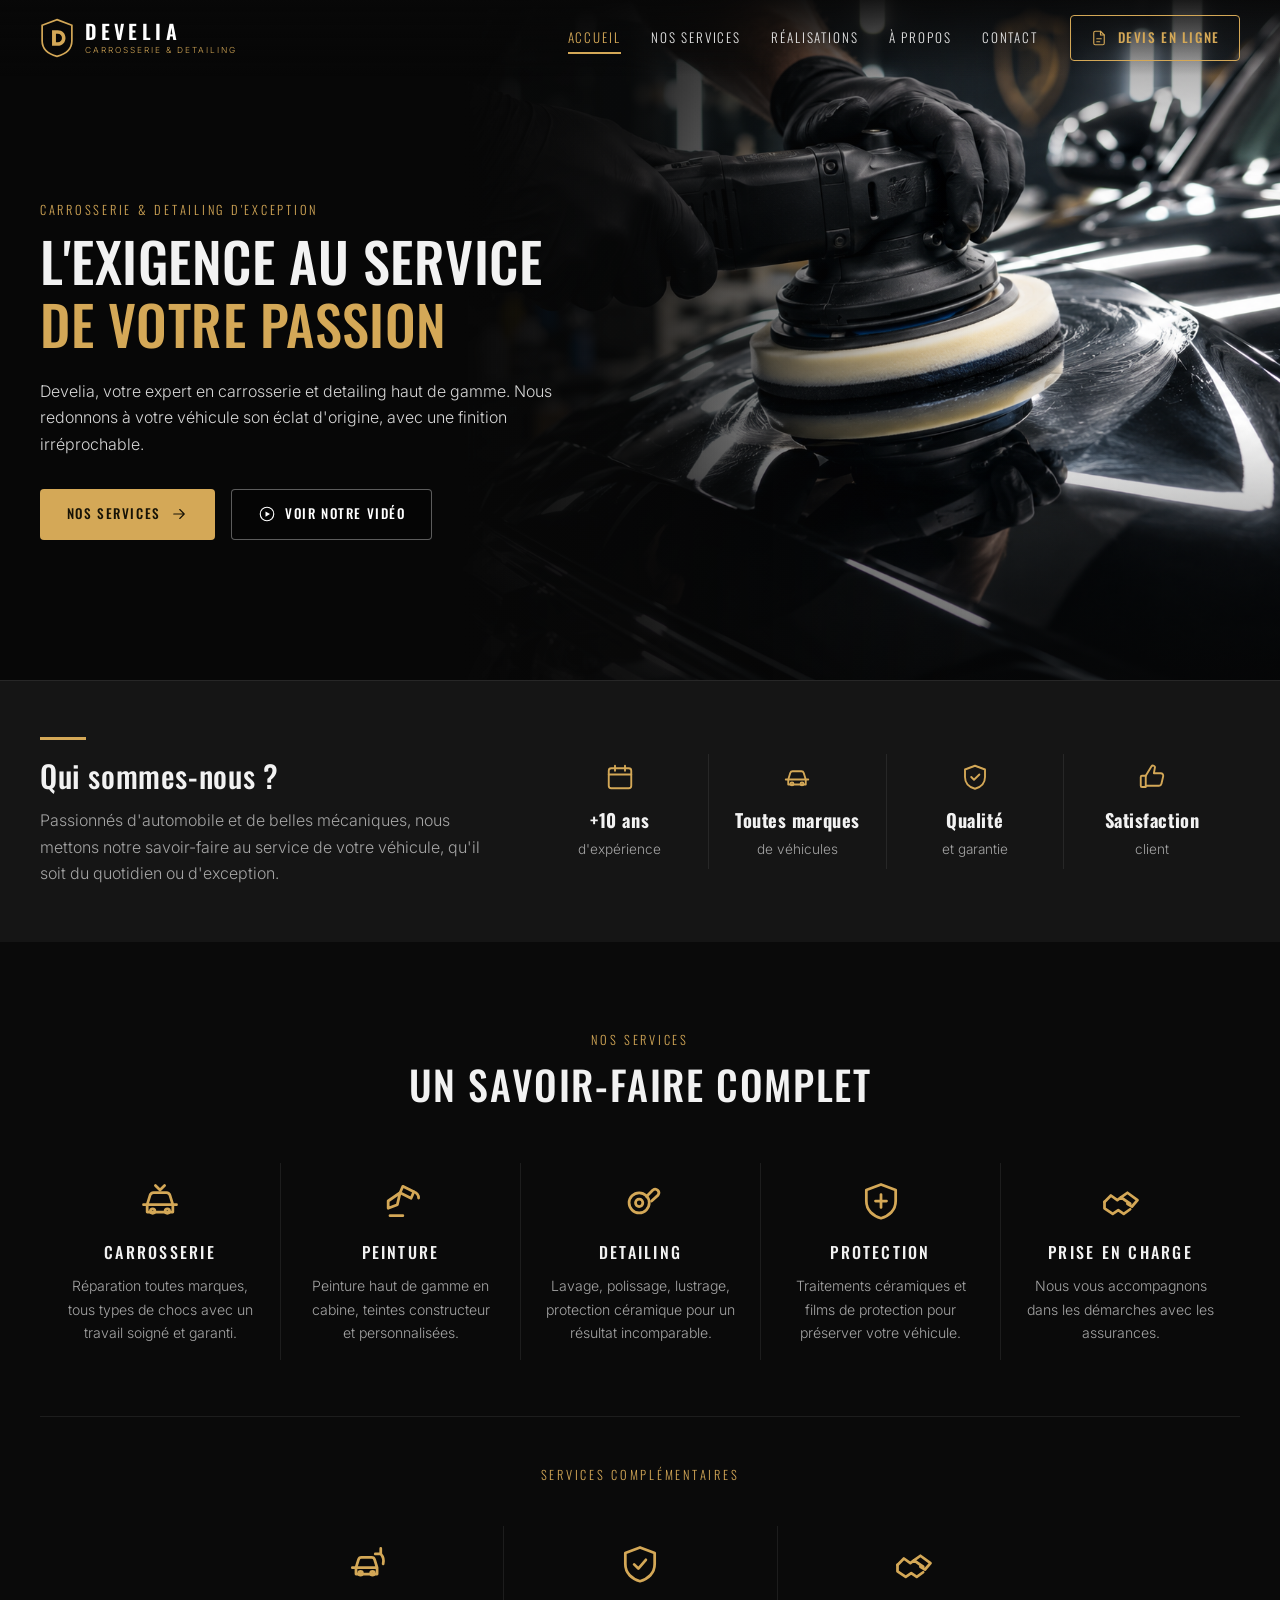
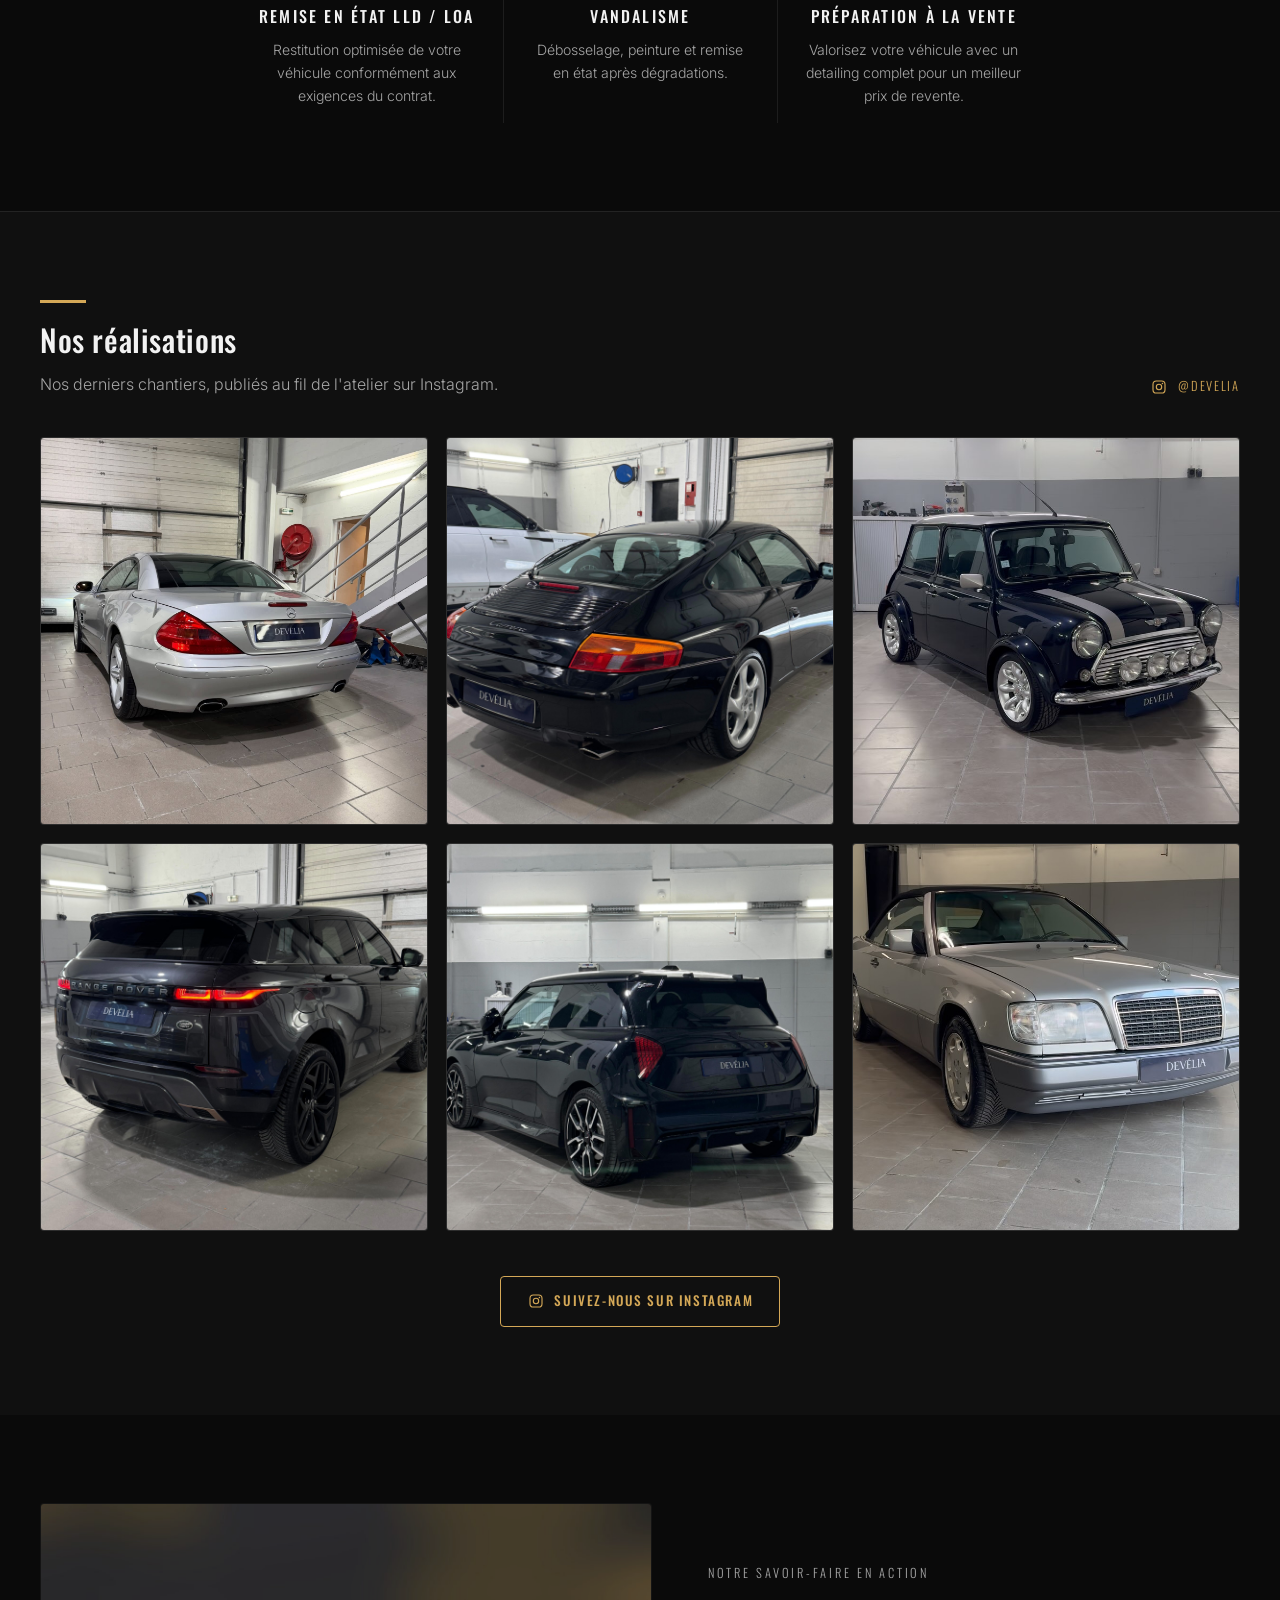
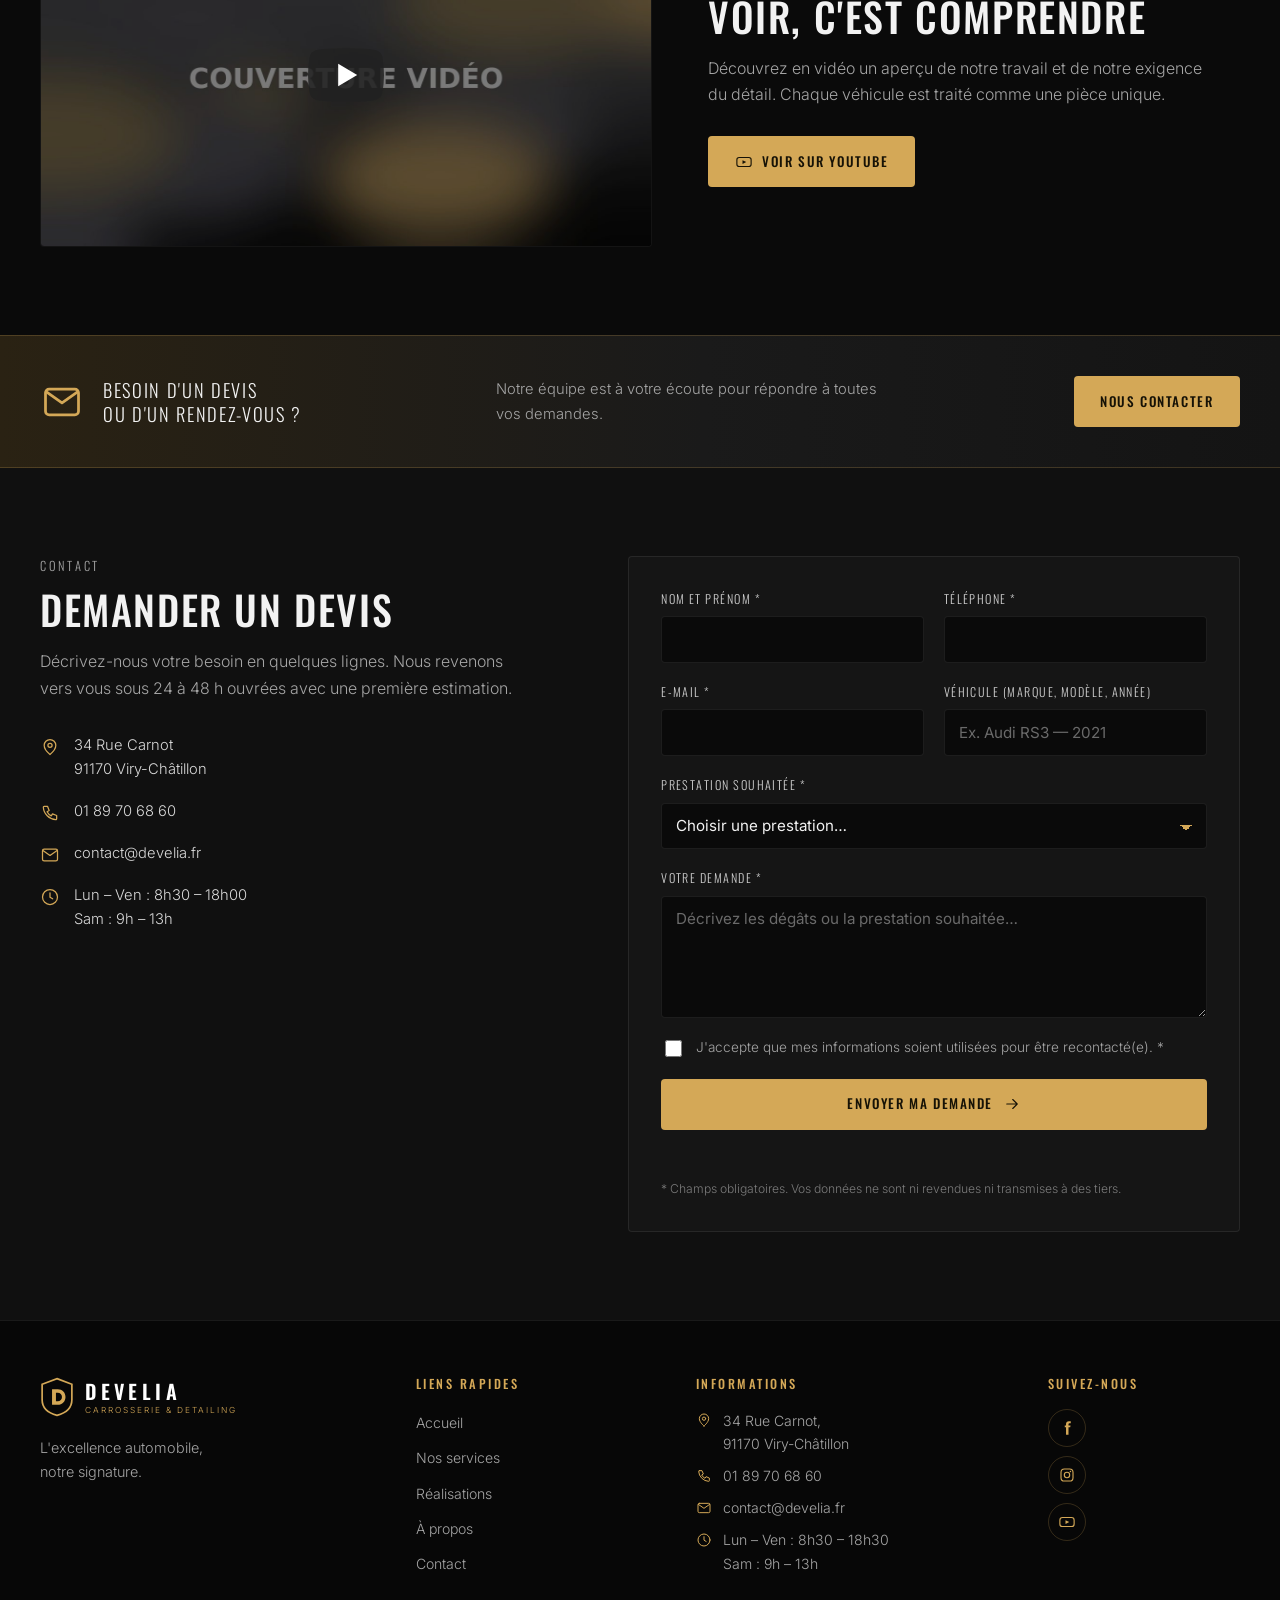
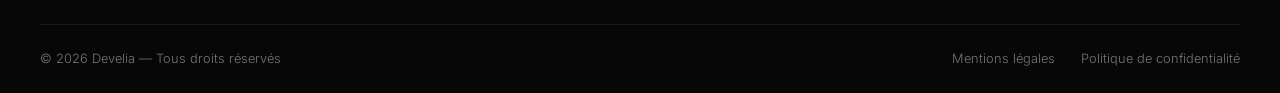
<file: index.html>
<!DOCTYPE html>
<html lang="fr">
<head>
<meta charset="utf-8">
<meta name="viewport" content="width=device-width, initial-scale=1">
<title>Develia — Carrosserie & Detailing haut de gamme</title>
<meta name="description" content="Develia, expert en carrosserie et detailing haut de gamme à Viry-Châtillon. Réparation toutes marques, peinture en cabine, polissage, protection céramique et prise en charge assurance.">
<meta name="theme-color" content="#0A0A0A">

<meta property="og:type" content="website">
<meta property="og:title" content="Develia — Carrosserie & Detailing d'exception">
<meta property="og:description" content="L'exigence au service de votre passion. Carrosserie, peinture, detailing et protection céramique.">
<meta property="og:image" content="img/og-develia.jpg">
<meta property="og:locale" content="fr_FR">

<link rel="icon" href="img/favicon.svg" type="image/svg+xml">
<link rel="preconnect" href="https://fonts.googleapis.com">
<link rel="preconnect" href="https://fonts.gstatic.com" crossorigin>
<link href="https://fonts.googleapis.com/css2?family=Oswald:wght@400;500;600;700&family=Inter:wght@300;400;500;600&display=swap" rel="stylesheet">
<link rel="stylesheet" href="css/style.css">
</head>
<body>

<a class="skip-link" href="#contenu">Aller au contenu</a>

<!-- ============ HEADER ============ -->
<header class="header" id="header">
  <div class="container header__inner">
    <a class="logo" href="#accueil" aria-label="Develia — accueil">
      <svg class="logo__mark" viewBox="0 0 48 56" aria-hidden="true">
        <path d="M24 2 45 10v22c0 12-9.5 19-21 22C12.5 51 3 44 3 32V10L24 2Z" fill="none" stroke="currentColor" stroke-width="2.4"/>
        <path d="M17 17h8c6.5 0 11 4.7 11 11s-4.5 11-11 11h-8V17Zm5.5 5v12H25c3.6 0 6-2.4 6-6s-2.4-6-6-6h-2.5Z" fill="currentColor"/>
      </svg>
      <span class="logo__text">
        <strong>DEVELIA</strong>
        <small>Carrosserie &amp; Detailing</small>
      </span>
    </a>

    <nav class="nav" id="nav" aria-label="Navigation principale">
      <ul class="nav__list">
        <li><a class="nav__link is-active" href="#accueil">Accueil</a></li>
        <li><a class="nav__link" href="#services">Nos services</a></li>
        <li><a class="nav__link" href="#realisations">Réalisations</a></li>
        <li><a class="nav__link" href="#apropos">À propos</a></li>
        <li><a class="nav__link" href="#contact">Contact</a></li>
      </ul>
      <a class="btn btn--outline nav__cta" href="#devis">
        <svg viewBox="0 0 24 24" aria-hidden="true" class="ico"><path d="M14 3H7a2 2 0 0 0-2 2v14a2 2 0 0 0 2 2h10a2 2 0 0 0 2-2V8l-5-5Z"/><path d="M14 3v5h5M9 13h6M9 17h4"/></svg>
        Devis en ligne
      </a>
    </nav>

    <button class="burger" id="burger" aria-label="Ouvrir le menu" aria-expanded="false" aria-controls="nav">
      <span></span><span></span><span></span>
    </button>
  </div>
</header>

<main id="contenu">

<!-- ============ HERO ============ -->
<section class="hero" id="accueil">
  <div class="hero__media" aria-hidden="true">
    <img src="img/hero-polissage.png" alt="" loading="eager" onerror="this.style.display='none'">
  </div>
  <div class="container hero__inner">
    <p class="eyebrow">Carrosserie &amp; Detailing d'exception</p>
    <h1 class="hero__title">
      L'exigence au service<br>
      <span class="gold">de votre passion</span>
    </h1>
    <p class="hero__text">
      Develia, votre expert en carrosserie et detailing haut de gamme.
      Nous redonnons à votre véhicule son éclat d'origine, avec une finition irréprochable.
    </p>
    <div class="hero__actions">
      <a class="btn btn--gold" href="#services">
        Nos services
        <svg viewBox="0 0 24 24" class="ico" aria-hidden="true"><path d="M5 12h14M13 6l6 6-6 6"/></svg>
      </a>
      <a class="btn btn--ghost" href="#video">
        <svg viewBox="0 0 24 24" class="ico" aria-hidden="true"><circle cx="12" cy="12" r="9"/><path d="M10 8.5 16 12l-6 3.5v-7Z" fill="currentColor" stroke="none"/></svg>
        Voir notre vidéo
      </a>
    </div>
  </div>
</section>

<!-- ============ À PROPOS / CHIFFRES ============ -->
<section class="about section" id="apropos">
  <div class="container about__grid">
    <div class="about__intro reveal">
      <h2 class="title-rule">Qui sommes-nous ?</h2>
      <p>
        Passionnés d'automobile et de belles mécaniques, nous mettons notre savoir-faire
        au service de votre véhicule, qu'il soit du quotidien ou d'exception.
      </p>
    </div>

    <ul class="stats reveal">
      <li class="stat">
        <svg viewBox="0 0 24 24" class="stat__ico" aria-hidden="true"><rect x="3" y="5" width="18" height="16" rx="2"/><path d="M8 3v4M16 3v4M3 10h18"/></svg>
        <strong>+10 ans</strong>
        <span>d'expérience</span>
      </li>
      <li class="stat">
        <svg viewBox="0 0 24 24" class="stat__ico" aria-hidden="true"><path d="M3 14h18M5 14l1.6-5.2A2 2 0 0 1 8.5 7.4h7a2 2 0 0 1 1.9 1.4L19 14v4H5v-4Z"/><circle cx="8" cy="17.5" r="1.2"/><circle cx="16" cy="17.5" r="1.2"/></svg>
        <strong>Toutes marques</strong>
        <span>de véhicules</span>
      </li>
      <li class="stat">
        <svg viewBox="0 0 24 24" class="stat__ico" aria-hidden="true"><path d="M12 3 20 6v6c0 5-3.6 8.2-8 9.4C7.6 20.2 4 17 4 12V6l8-3Z"/><path d="m9 12 2.2 2.2L15.5 10"/></svg>
        <strong>Qualité</strong>
        <span>et garantie</span>
      </li>
      <li class="stat">
        <svg viewBox="0 0 24 24" class="stat__ico" aria-hidden="true"><path d="M7 11v9H4a1 1 0 0 1-1-1v-7a1 1 0 0 1 1-1h3Z"/><path d="M7 11l4.5-7.4A1.6 1.6 0 0 1 14.4 4l-.9 5H19a2 2 0 0 1 1.95 2.45l-1.4 6A2 2 0 0 1 17.6 19H7"/></svg>
        <strong>Satisfaction</strong>
        <span>client</span>
      </li>
    </ul>
  </div>
</section>

<!-- ============ SERVICES ============ -->
<section class="services section" id="services">
  <div class="container">
    <header class="section__head reveal">
      <p class="eyebrow eyebrow--center">Nos services</p>
      <h2 class="section__title">Un savoir-faire complet</h2>
    </header>

    <ul class="services__grid">
      <li class="service reveal">
        <svg viewBox="0 0 24 24" class="service__ico" aria-hidden="true"><path d="M3 14h18M5 14l1.6-5.2A2 2 0 0 1 8.5 7.4h7a2 2 0 0 1 1.9 1.4L19 14v4H5v-4Z"/><circle cx="8" cy="17.5" r="1.2"/><circle cx="16" cy="17.5" r="1.2"/><path d="M9.5 3.5 12 6l2.5-2.5"/></svg>
        <h3>Carrosserie</h3>
        <p>Réparation toutes marques, tous types de chocs avec un travail soigné et garanti.</p>
      </li>
      <li class="service reveal">
        <svg viewBox="0 0 24 24" class="service__ico" aria-hidden="true"><path d="m13 4 6 3-1.5 3.5-6-3L13 4Z"/><path d="M11.5 7.5 5 12v4l5-2 1.5-6.5Z"/><path d="M19 7c1.6.6 2.6 1.9 2.6 3.4"/><path d="M6 20h7"/></svg>
        <h3>Peinture</h3>
        <p>Peinture haut de gamme en cabine, teintes constructeur et personnalisées.</p>
      </li>
      <li class="service reveal">
        <svg viewBox="0 0 24 24" class="service__ico" aria-hidden="true"><circle cx="11" cy="13" r="5.5"/><circle cx="11" cy="13" r="2"/><path d="M15 9.5 18.5 6a2 2 0 0 1 2.8 2.8L17.8 12"/></svg>
        <h3>Detailing</h3>
        <p>Lavage, polissage, lustrage, protection céramique pour un résultat incomparable.</p>
      </li>
      <li class="service reveal">
        <svg viewBox="0 0 24 24" class="service__ico" aria-hidden="true"><path d="M12 3 20 6v6c0 5-3.6 8.2-8 9.4C7.6 20.2 4 17 4 12V6l8-3Z"/><path d="M12 8.5v7M9 12h6"/></svg>
        <h3>Protection</h3>
        <p>Traitements céramiques et films de protection pour préserver votre véhicule.</p>
      </li>
      <li class="service reveal">
        <svg viewBox="0 0 24 24" class="service__ico" aria-hidden="true"><path d="M3 12.5 6.5 9l3.5 2.5 2-1.5 5 3.5"/><path d="m12 10 3.5-2.5L21 11.5l-3 3.5-2.5-1.5"/><path d="M3 12.5V16l4.5 3 3-2 3 2 3.5-2.5"/></svg>
        <h3>Prise en charge</h3>
        <p>Nous vous accompagnons dans les démarches avec les assurances.</p>
      </li>
    </ul>

    <!-- Services complémentaires : même traitement que les 5 prestations ci-dessus -->
    <div class="complements">
      <p class="eyebrow eyebrow--center reveal">Services complémentaires</p>

      <ul class="services__grid services__grid--3">
        <li class="service reveal">
          <svg viewBox="0 0 24 24" class="service__ico" aria-hidden="true"><path d="M4 14h13M6 14l1.3-4.3A1.8 1.8 0 0 1 9 8.4h5.5a1.8 1.8 0 0 1 1.7 1.3L17.5 14v3.5H6V14Z"/><circle cx="8.5" cy="17" r="1"/><circle cx="15" cy="17" r="1"/><path d="M19.5 6.5a6 6 0 0 1 1.3 5.4M19.5 6.5h-3m3 0v-3"/></svg>
          <h3>Remise en état LLD / LOA</h3>
          <p>Restitution optimisée de votre véhicule conformément aux exigences du contrat.</p>
        </li>
        <li class="service reveal">
          <svg viewBox="0 0 24 24" class="service__ico" aria-hidden="true"><path d="M12 3 20 6v6c0 5-3.6 8.2-8 9.4C7.6 20.2 4 17 4 12V6l8-3Z"/><path d="m8.8 12.2 2.3 2.3 4.1-4.8"/></svg>
          <h3>Vandalisme</h3>
          <p>Débosselage, peinture et remise en état après dégradations.</p>
        </li>
        <li class="service reveal">
          <svg viewBox="0 0 24 24" class="service__ico" aria-hidden="true"><path d="M3 12.5 6.5 9l3.5 2.5 2-1.5 5 3.5"/><path d="m12 10 3.5-2.5L21 11.5l-3 3.5-2.5-1.5"/><path d="M3 12.5V16l4.5 3 3-2 3 2 3.5-2.5"/></svg>
          <h3>Préparation à la vente</h3>
          <p>Valorisez votre véhicule avec un detailing complet pour un meilleur prix de revente.</p>
        </li>
      </ul>
    </div>
  </div>
</section>

<!-- ============ RÉALISATIONS (flux Instagram) ============ -->
<section class="works section" id="realisations">
  <div class="container">
    <div class="works__head reveal">
      <div>
        <h2 class="title-rule">Nos réalisations</h2>
        <p>Nos derniers chantiers, publiés au fil de l'atelier sur Instagram.</p>
      </div>
      <a class="link-arrow" href="https://www.instagram.com/develia" target="_blank" rel="noopener">
        <svg viewBox="0 0 24 24" class="ico" aria-hidden="true"><rect x="4" y="4" width="16" height="16" rx="4.5"/><circle cx="12" cy="12" r="3.6"/><circle cx="16.6" cy="7.4" r="1" fill="currentColor" stroke="none"/></svg>
        @develia
      </a>
    </div>

    <ul class="insta__grid">
      <li class="reveal">
        <a class="insta" href="https://www.instagram.com/p/DVS1orviHun/?img_index=2" target="_blank" rel="noopener"
           aria-label="Golf R — rénovation complète du bouclier avant — voir la publication sur Instagram">
          <img src="img/insta1.jpg" alt="Golf R — rénovation complète du bouclier avant" loading="lazy" width="600" height="600">
          <span class="insta__overlay">
            <svg viewBox="0 0 24 24" class="insta__ico" aria-hidden="true">
              <rect x="4" y="4" width="16" height="16" rx="4.5"/><circle cx="12" cy="12" r="3.6"/>
              <circle cx="16.6" cy="7.4" r="1" fill="currentColor" stroke="none"/>
            </svg>
            <span class="insta__tag">Carrosserie</span>
          </span>
        </a>
      </li>
      <li class="reveal">
        <a class="insta" href="https://www.instagram.com/p/DN39FjcCNsc/" target="_blank" rel="noopener"
           aria-label="Mercedes Classe C — correction de vernis et protection céramique — voir la publication sur Instagram">
          <img src="img/insta2.jpg" alt="Mercedes Classe C — correction de vernis et protection céramique" loading="lazy" width="600" height="600">
          <span class="insta__overlay">
            <svg viewBox="0 0 24 24" class="insta__ico" aria-hidden="true">
              <rect x="4" y="4" width="16" height="16" rx="4.5"/><circle cx="12" cy="12" r="3.6"/>
              <circle cx="16.6" cy="7.4" r="1" fill="currentColor" stroke="none"/>
            </svg>
            <span class="insta__tag">Detailing</span>
          </span>
        </a>
      </li>
      <li class="reveal">
        <a class="insta" href="https://www.instagram.com/p/DJiwvpdsN4x/" target="_blank" rel="noopener"
           aria-label="BMW Série 3 — remplacement et peinture d'aile — voir la publication sur Instagram">
          <img src="img/insta3.jpg" alt="BMW Série 3 — remplacement et peinture d'aile" loading="lazy" width="600" height="600">
          <span class="insta__overlay">
            <svg viewBox="0 0 24 24" class="insta__ico" aria-hidden="true">
              <rect x="4" y="4" width="16" height="16" rx="4.5"/><circle cx="12" cy="12" r="3.6"/>
              <circle cx="16.6" cy="7.4" r="1" fill="currentColor" stroke="none"/>
            </svg>
            <span class="insta__tag">Peinture</span>
          </span>
        </a>
      </li>
      <li class="reveal">
        <a class="insta" href="https://www.instagram.com/p/DLy8CgztVzm/" target="_blank" rel="noopener"
           aria-label="Audi A5 — rénovation d'optiques avant — voir la publication sur Instagram">
          <img src="img/insta4.jpg" alt="Audi A5 — rénovation d'optiques avant" loading="lazy" width="600" height="600">
          <span class="insta__overlay">
            <svg viewBox="0 0 24 24" class="insta__ico" aria-hidden="true">
              <rect x="4" y="4" width="16" height="16" rx="4.5"/><circle cx="12" cy="12" r="3.6"/>
              <circle cx="16.6" cy="7.4" r="1" fill="currentColor" stroke="none"/>
            </svg>
            <span class="insta__tag">Rénovation</span>
          </span>
        </a>
      </li>
      <li class="reveal">
        <a class="insta" href="https://www.instagram.com/p/DUSRzzSCEGo/" target="_blank" rel="noopener"
           aria-label="Porsche Macan — préparation avant restitution LOA — voir la publication sur Instagram">
          <img src="img/insta5.jpg" alt="Porsche Macan — préparation avant restitution LOA" loading="lazy" width="600" height="600">
          <span class="insta__overlay">
            <svg viewBox="0 0 24 24" class="insta__ico" aria-hidden="true">
              <rect x="4" y="4" width="16" height="16" rx="4.5"/><circle cx="12" cy="12" r="3.6"/>
              <circle cx="16.6" cy="7.4" r="1" fill="currentColor" stroke="none"/>
            </svg>
            <span class="insta__tag">LLD / LOA</span>
          </span>
        </a>
      </li>
      <li class="reveal">
        <a class="insta" href="https://www.instagram.com/p/DOc2mm8CC-6/" target="_blank" rel="noopener"
           aria-label="Peugeot 308 — remise en état après vandalisme — voir la publication sur Instagram">
          <img src="img/insta6.jpg" alt="Peugeot 308 — remise en état après vandalisme" loading="lazy" width="600" height="600">
          <span class="insta__overlay">
            <svg viewBox="0 0 24 24" class="insta__ico" aria-hidden="true">
              <rect x="4" y="4" width="16" height="16" rx="4.5"/><circle cx="12" cy="12" r="3.6"/>
              <circle cx="16.6" cy="7.4" r="1" fill="currentColor" stroke="none"/>
            </svg>
            <span class="insta__tag">Carrosserie</span>
          </span>
        </a>
      </li>
    </ul>

    <p class="works__cta reveal">
      <a class="btn btn--outline" href="https://www.instagram.com/develia" target="_blank" rel="noopener">
        <svg viewBox="0 0 24 24" class="ico" aria-hidden="true"><rect x="4" y="4" width="16" height="16" rx="4.5"/><circle cx="12" cy="12" r="3.6"/><circle cx="16.6" cy="7.4" r="1" fill="currentColor" stroke="none"/></svg>
        Suivez-nous sur Instagram
      </a>
    </p>
  </div>
</section>

<!-- ============ VIDÉO ============ -->
<section class="video section" id="video">
  <div class="container video__grid">
    <div class="video__player reveal">
      <div class="yt" data-yt="dQw4w9WgXcQ" data-yt-title="Develia Carrosserie &amp; Detailing">
        <img class="yt__thumb" src="img/video-cover.jpg" alt="Aperçu de la vidéo Develia" loading="lazy">
        <button class="yt__play" type="button" aria-label="Lire la vidéo de présentation Develia">
          <svg viewBox="0 0 68 48" aria-hidden="true">
            <path class="yt__play-bg" d="M66.5 7.7a8.6 8.6 0 0 0-6-6C55.2 0 34 0 34 0S12.8 0 7.5 1.7a8.6 8.6 0 0 0-6 6A90 90 0 0 0 0 24a90 90 0 0 0 1.5 16.3 8.6 8.6 0 0 0 6 6C12.8 48 34 48 34 48s21.2 0 26.5-1.7a8.6 8.6 0 0 0 6-6A90 90 0 0 0 68 24a90 90 0 0 0-1.5-16.3Z"/>
            <path d="M27 34 44 24 27 14Z" fill="#fff"/>
          </svg>
        </button>
      </div>
    </div>

    <div class="video__text reveal">
      <p class="eyebrow">Notre savoir-faire en action</p>
      <h2 class="section__title section__title--left">Voir, c'est comprendre</h2>
      <p>
        Découvrez en vidéo un aperçu de notre travail et de notre exigence du détail.
        Chaque véhicule est traité comme une pièce unique.
      </p>
      <a class="btn btn--gold" href="https://www.youtube.com/@develia" target="_blank" rel="noopener">
        <svg viewBox="0 0 24 24" class="ico" aria-hidden="true"><rect x="2.5" y="6" width="19" height="12" rx="3"/><path d="M10 9.5 15 12l-5 2.5v-5Z" fill="currentColor" stroke="none"/></svg>
        Voir sur YouTube
      </a>
    </div>
  </div>
</section>

<!-- ============ CTA ============ -->
<section class="cta" id="devis">
  <div class="container cta__inner">
    <div class="cta__left">
      <svg viewBox="0 0 24 24" class="cta__ico" aria-hidden="true"><rect x="3" y="5" width="18" height="14" rx="2"/><path d="m3.5 6.5 8.5 6 8.5-6"/></svg>
      <p class="cta__title">Besoin d'un devis<br>ou d'un rendez-vous ?</p>
    </div>
    <p class="cta__text">Notre équipe est à votre écoute pour répondre à toutes vos demandes.</p>
    <a class="btn btn--gold" href="#contact">Nous contacter</a>
  </div>
</section>

<!-- ============ CONTACT ============ -->
<section class="contact section" id="contact">
  <div class="container contact__grid">
    <div class="contact__intro reveal">
      <p class="eyebrow">Contact</p>
      <h2 class="section__title section__title--left">Demander un devis</h2>
      <p>
        Décrivez-nous votre besoin en quelques lignes. Nous revenons vers vous
        sous 24 à 48 h ouvrées avec une première estimation.
      </p>

      <ul class="contact__infos">
        <li>
          <svg viewBox="0 0 24 24" class="ico" aria-hidden="true"><path d="M12 21s7-5.6 7-11a7 7 0 1 0-14 0c0 5.4 7 11 7 11Z"/><circle cx="12" cy="10" r="2.5"/></svg>
          <span>34 Rue Carnot<br>91170 Viry-Châtillon</span>
        </li>
        <li>
          <svg viewBox="0 0 24 24" class="ico" aria-hidden="true"><path d="M5 4h4l2 5-2.5 1.5a12 12 0 0 0 5 5L15 13l5 2v4a1 1 0 0 1-1.1 1A16 16 0 0 1 4 5.1 1 1 0 0 1 5 4Z"/></svg>
          <a href="tel:+33189706860">01 89 70 68 60</a>
        </li>
        <li>
          <svg viewBox="0 0 24 24" class="ico" aria-hidden="true"><rect x="3" y="5" width="18" height="14" rx="2"/><path d="m3.5 6.5 8.5 6 8.5-6"/></svg>
          <a href="mailto:contact@develia.fr">contact@develia.fr</a>
        </li>
        <li>
          <svg viewBox="0 0 24 24" class="ico" aria-hidden="true"><circle cx="12" cy="12" r="9"/><path d="M12 7v5.2l3.2 2"/></svg>
          <span>Lun – Ven : 8h30 – 18h00<br>Sam : 9h – 13h</span>
        </li>
      </ul>
    </div>

    <!-- Formspree : remplacer VOTRE_ID par l'identifiant du formulaire -->
    <form class="form reveal" id="form-devis" action="https://formspree.io/f/VOTRE_ID" method="POST" novalidate>
      <input type="hidden" name="_subject" value="Nouvelle demande de devis — develia.fr">
      <p class="form__hp" aria-hidden="true">
        <label>Ne pas remplir <input type="text" name="_gotcha" tabindex="-1" autocomplete="off"></label>
      </p>

      <div class="form__row">
        <p class="field">
          <label for="f-nom">Nom et prénom *</label>
          <input id="f-nom" name="nom" type="text" autocomplete="name" required>
        </p>
        <p class="field">
          <label for="f-tel">Téléphone *</label>
          <input id="f-tel" name="telephone" type="tel" autocomplete="tel" required>
        </p>
      </div>

      <div class="form__row">
        <p class="field">
          <label for="f-email">E-mail *</label>
          <input id="f-email" name="email" type="email" autocomplete="email" required>
        </p>
        <p class="field">
          <label for="f-vehicule">Véhicule (marque, modèle, année)</label>
          <input id="f-vehicule" name="vehicule" type="text" placeholder="Ex. Audi RS3 — 2021">
        </p>
      </div>

      <p class="field">
        <label for="f-service">Prestation souhaitée *</label>
        <select id="f-service" name="prestation" required>
          <option value="">Choisir une prestation…</option>
          <option>Carrosserie</option>
          <option>Peinture</option>
          <option>Detailing</option>
          <option>Protection céramique / film</option>
          <option>Prise en charge assurance</option>
          <option>Remise en état LLD / LOA</option>
          <option>Vandalisme</option>
          <option>Préparation à la vente</option>
          <option>Autre demande</option>
        </select>
      </p>

      <p class="field">
        <label for="f-message">Votre demande *</label>
        <textarea id="f-message" name="message" rows="5" required placeholder="Décrivez les dégâts ou la prestation souhaitée…"></textarea>
      </p>

      <p class="field field--check">
        <input id="f-rgpd" name="consentement" type="checkbox" value="oui" required>
        <label for="f-rgpd">J'accepte que mes informations soient utilisées pour être recontacté(e). *</label>
      </p>

      <button class="btn btn--gold btn--full" type="submit">
        Envoyer ma demande
        <svg viewBox="0 0 24 24" class="ico" aria-hidden="true"><path d="M5 12h14M13 6l6 6-6 6"/></svg>
      </button>

      <p class="form__status" id="form-status" role="status" aria-live="polite"></p>
      <p class="form__legal">* Champs obligatoires. Vos données ne sont ni revendues ni transmises à des tiers.</p>
    </form>
  </div>
</section>

</main>

<!-- ============ FOOTER ============ -->
<footer class="footer">
  <div class="container footer__grid">
    <div class="footer__brand">
      <a class="logo" href="#accueil" aria-label="Develia — accueil">
        <svg class="logo__mark" viewBox="0 0 48 56" aria-hidden="true">
          <path d="M24 2 45 10v22c0 12-9.5 19-21 22C12.5 51 3 44 3 32V10L24 2Z" fill="none" stroke="currentColor" stroke-width="2.4"/>
          <path d="M17 17h8c6.5 0 11 4.7 11 11s-4.5 11-11 11h-8V17Zm5.5 5v12H25c3.6 0 6-2.4 6-6s-2.4-6-6-6h-2.5Z" fill="currentColor"/>
        </svg>
        <span class="logo__text"><strong>DEVELIA</strong><small>Carrosserie &amp; Detailing</small></span>
      </a>
      <p>L'excellence automobile,<br>notre signature.</p>
    </div>

    <nav class="footer__col" aria-label="Liens rapides">
      <h3>Liens rapides</h3>
      <ul>
        <li><a href="#accueil">Accueil</a></li>
        <li><a href="#services">Nos services</a></li>
        <li><a href="#realisations">Réalisations</a></li>
        <li><a href="#apropos">À propos</a></li>
        <li><a href="#contact">Contact</a></li>
      </ul>
    </nav>

    <div class="footer__col">
      <h3>Informations</h3>
      <ul class="footer__infos">
        <li>
          <svg viewBox="0 0 24 24" class="ico" aria-hidden="true"><path d="M12 21s7-5.6 7-11a7 7 0 1 0-14 0c0 5.4 7 11 7 11Z"/><circle cx="12" cy="10" r="2.5"/></svg>
          <span>34 Rue Carnot,<br>91170 Viry-Châtillon</span>
        </li>
        <li>
          <svg viewBox="0 0 24 24" class="ico" aria-hidden="true"><path d="M5 4h4l2 5-2.5 1.5a12 12 0 0 0 5 5L15 13l5 2v4a1 1 0 0 1-1.1 1A16 16 0 0 1 4 5.1 1 1 0 0 1 5 4Z"/></svg>
          <a href="tel:+33189706860">01 89 70 68 60</a>
        </li>
        <li>
          <svg viewBox="0 0 24 24" class="ico" aria-hidden="true"><rect x="3" y="5" width="18" height="14" rx="2"/><path d="m3.5 6.5 8.5 6 8.5-6"/></svg>
          <a href="mailto:contact@develia.fr">contact@develia.fr</a>
        </li>
        <li>
          <svg viewBox="0 0 24 24" class="ico" aria-hidden="true"><circle cx="12" cy="12" r="9"/><path d="M12 7v5.2l3.2 2"/></svg>
          <span>Lun – Ven : 8h30 – 18h30<br>Sam : 9h – 13h</span>
        </li>
      </ul>
    </div>

    <div class="footer__col">
      <h3>Suivez-nous</h3>
      <ul class="socials">
        <li><a href="#" aria-label="Facebook"><svg viewBox="0 0 24 24" aria-hidden="true"><path d="M14 8.5V7c0-.8.4-1.2 1.3-1.2H17V3h-2.4c-2.6 0-3.9 1.4-3.9 3.8v1.7H9V11h1.7v10h3.3V11h2.3l.4-2.5H14Z" fill="currentColor" stroke="none"/></svg></a></li>
        <li><a href="#" aria-label="Instagram"><svg viewBox="0 0 24 24" aria-hidden="true"><rect x="4" y="4" width="16" height="16" rx="4.5"/><circle cx="12" cy="12" r="3.6"/><circle cx="16.6" cy="7.4" r="1" fill="currentColor" stroke="none"/></svg></a></li>
        <li><a href="#" aria-label="YouTube"><svg viewBox="0 0 24 24" aria-hidden="true"><rect x="2.5" y="6" width="19" height="12" rx="3.5"/><path d="M10 9.5 15 12l-5 2.5v-5Z" fill="currentColor" stroke="none"/></svg></a></li>
      </ul>
    </div>
  </div>

  <div class="container footer__bottom">
    <p>© <span id="year">2026</span> Develia — Tous droits réservés</p>
    <p class="footer__legal">
      <a href="mentions-legales.html">Mentions légales</a>
      <a href="politique-confidentialite.html">Politique de confidentialité</a>
    </p>
  </div>
</footer>

<script src="js/main.js" defer></script>
</body>
</html>
</file>
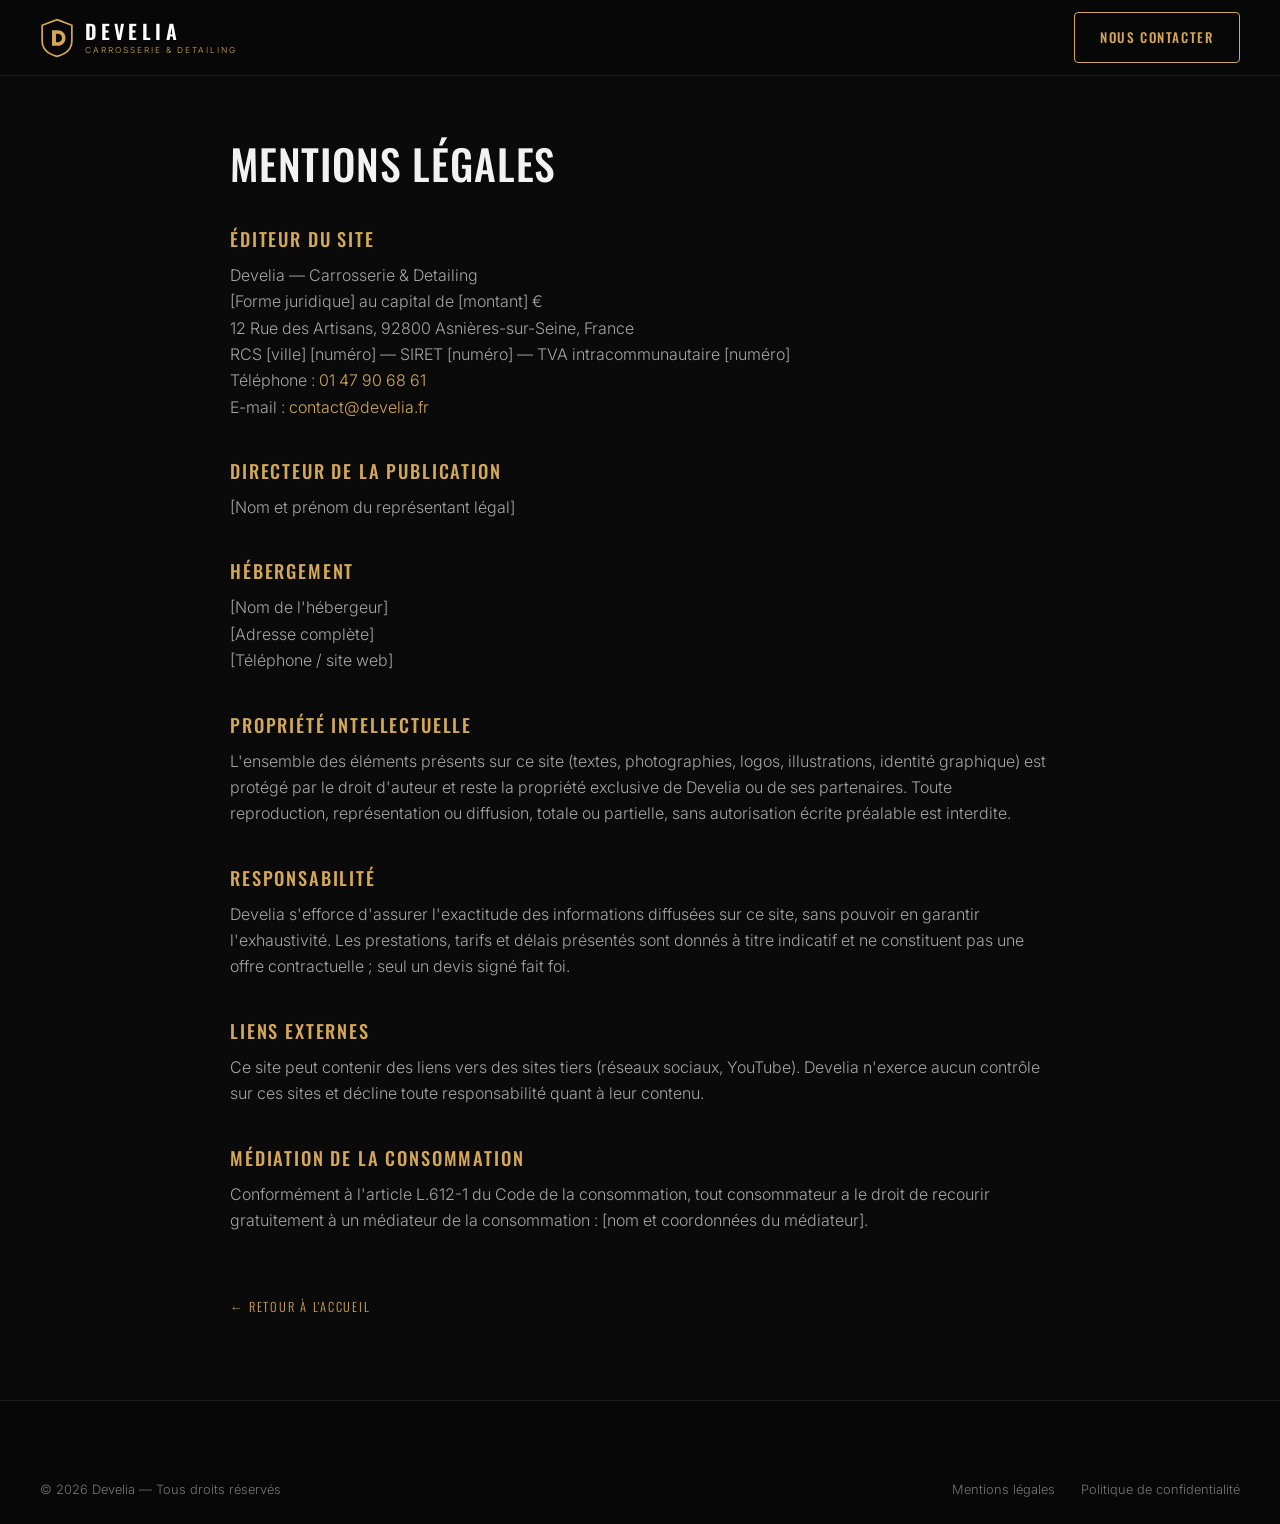
<file: mentions-legales.html>
<!DOCTYPE html>
<html lang="fr">
<head>
<meta charset="utf-8">
<meta name="viewport" content="width=device-width, initial-scale=1">
<title>Mentions légales — Develia</title>
<meta name="description" content="Mentions légales du site develia.fr — Develia, carrosserie et detailing.">
<meta name="robots" content="noindex, follow">
<link rel="icon" href="img/favicon.svg" type="image/svg+xml">
<link rel="preconnect" href="https://fonts.googleapis.com">
<link rel="preconnect" href="https://fonts.gstatic.com" crossorigin>
<link href="https://fonts.googleapis.com/css2?family=Oswald:wght@400;500;600;700&family=Inter:wght@300;400;500;600&display=swap" rel="stylesheet">
<link rel="stylesheet" href="css/style.css">
</head>
<body>

<header class="header is-stuck" id="header">
  <div class="container header__inner">
    <a class="logo" href="index.html" aria-label="Develia — accueil">
      <svg class="logo__mark" viewBox="0 0 48 56" aria-hidden="true">
        <path d="M24 2 45 10v22c0 12-9.5 19-21 22C12.5 51 3 44 3 32V10L24 2Z" fill="none" stroke="currentColor" stroke-width="2.4"/>
        <path d="M17 17h8c6.5 0 11 4.7 11 11s-4.5 11-11 11h-8V17Zm5.5 5v12H25c3.6 0 6-2.4 6-6s-2.4-6-6-6h-2.5Z" fill="currentColor"/>
      </svg>
      <span class="logo__text"><strong>DEVELIA</strong><small>Carrosserie &amp; Detailing</small></span>
    </a>
    <a class="btn btn--outline" href="index.html#contact">Nous contacter</a>
  </div>
</header>

<main class="page">
  <div class="container page__inner">
    <h1>Mentions légales</h1>

    <h2>Éditeur du site</h2>
    <p>
      Develia — Carrosserie &amp; Detailing<br>
      [Forme juridique] au capital de [montant] €<br>
      12 Rue des Artisans, 92800 Asnières-sur-Seine, France<br>
      RCS [ville] [numéro] — SIRET [numéro] — TVA intracommunautaire [numéro]<br>
      Téléphone : <a href="tel:+33147906861">01 47 90 68 61</a><br>
      E-mail : <a href="mailto:contact@develia.fr">contact@develia.fr</a>
    </p>

    <h2>Directeur de la publication</h2>
    <p>[Nom et prénom du représentant légal]</p>

    <h2>Hébergement</h2>
    <p>
      [Nom de l'hébergeur]<br>
      [Adresse complète]<br>
      [Téléphone / site web]
    </p>

    <h2>Propriété intellectuelle</h2>
    <p>
      L'ensemble des éléments présents sur ce site (textes, photographies, logos, illustrations,
      identité graphique) est protégé par le droit d'auteur et reste la propriété exclusive de
      Develia ou de ses partenaires. Toute reproduction, représentation ou diffusion, totale ou
      partielle, sans autorisation écrite préalable est interdite.
    </p>

    <h2>Responsabilité</h2>
    <p>
      Develia s'efforce d'assurer l'exactitude des informations diffusées sur ce site, sans pouvoir
      en garantir l'exhaustivité. Les prestations, tarifs et délais présentés sont donnés à titre
      indicatif et ne constituent pas une offre contractuelle ; seul un devis signé fait foi.
    </p>

    <h2>Liens externes</h2>
    <p>
      Ce site peut contenir des liens vers des sites tiers (réseaux sociaux, YouTube). Develia
      n'exerce aucun contrôle sur ces sites et décline toute responsabilité quant à leur contenu.
    </p>

    <h2>Médiation de la consommation</h2>
    <p>
      Conformément à l'article L.612-1 du Code de la consommation, tout consommateur a le droit de
      recourir gratuitement à un médiateur de la consommation : [nom et coordonnées du médiateur].
    </p>

    <a class="page__back" href="index.html">← Retour à l'accueil</a>
  </div>
</main>

<footer class="footer">
  <div class="container footer__bottom" style="margin-top:0;border-top:0">
    <p>© <span id="year">2026</span> Develia — Tous droits réservés</p>
    <p class="footer__legal">
      <a href="mentions-legales.html">Mentions légales</a>
      <a href="politique-confidentialite.html">Politique de confidentialité</a>
    </p>
  </div>
</footer>

<script>document.getElementById('year').textContent = new Date().getFullYear();</script>
</body>
</html>
</file>
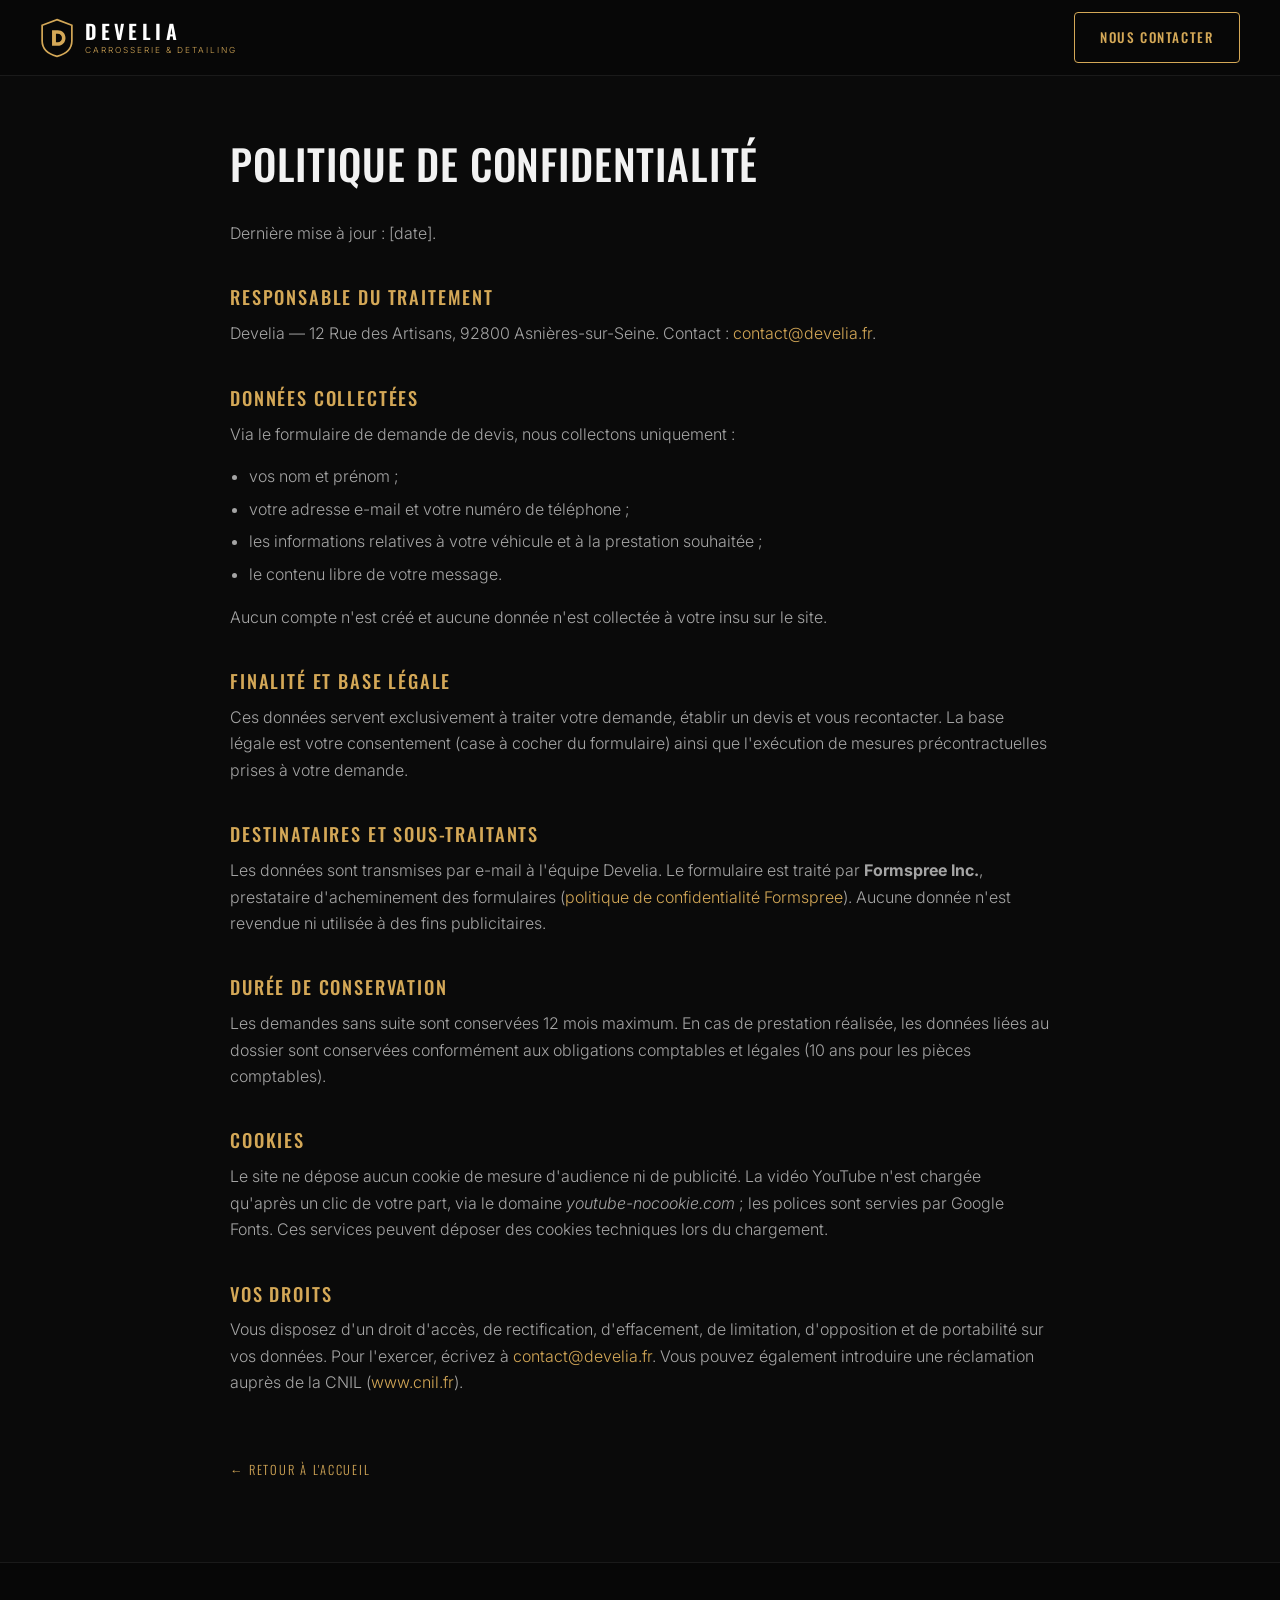
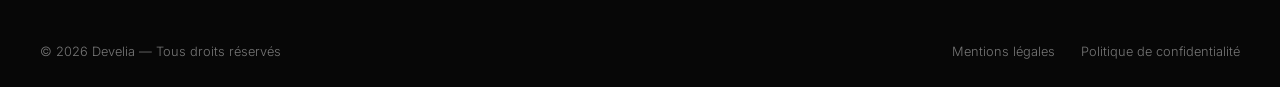
<file: politique-confidentialite.html>
<!DOCTYPE html>
<html lang="fr">
<head>
<meta charset="utf-8">
<meta name="viewport" content="width=device-width, initial-scale=1">
<title>Politique de confidentialité — Develia</title>
<meta name="description" content="Politique de confidentialité et traitement des données personnelles du site develia.fr.">
<meta name="robots" content="noindex, follow">
<link rel="icon" href="img/favicon.svg" type="image/svg+xml">
<link rel="preconnect" href="https://fonts.googleapis.com">
<link rel="preconnect" href="https://fonts.gstatic.com" crossorigin>
<link href="https://fonts.googleapis.com/css2?family=Oswald:wght@400;500;600;700&family=Inter:wght@300;400;500;600&display=swap" rel="stylesheet">
<link rel="stylesheet" href="css/style.css">
</head>
<body>

<header class="header is-stuck">
  <div class="container header__inner">
    <a class="logo" href="index.html" aria-label="Develia — accueil">
      <svg class="logo__mark" viewBox="0 0 48 56" aria-hidden="true">
        <path d="M24 2 45 10v22c0 12-9.5 19-21 22C12.5 51 3 44 3 32V10L24 2Z" fill="none" stroke="currentColor" stroke-width="2.4"/>
        <path d="M17 17h8c6.5 0 11 4.7 11 11s-4.5 11-11 11h-8V17Zm5.5 5v12H25c3.6 0 6-2.4 6-6s-2.4-6-6-6h-2.5Z" fill="currentColor"/>
      </svg>
      <span class="logo__text"><strong>DEVELIA</strong><small>Carrosserie &amp; Detailing</small></span>
    </a>
    <a class="btn btn--outline" href="index.html#contact">Nous contacter</a>
  </div>
</header>

<main class="page">
  <div class="container page__inner">
    <h1>Politique de confidentialité</h1>
    <p>Dernière mise à jour : [date].</p>

    <h2>Responsable du traitement</h2>
    <p>
      Develia — 12 Rue des Artisans, 92800 Asnières-sur-Seine.
      Contact : <a href="mailto:contact@develia.fr">contact@develia.fr</a>.
    </p>

    <h2>Données collectées</h2>
    <p>Via le formulaire de demande de devis, nous collectons uniquement :</p>
    <ul>
      <li>vos nom et prénom ;</li>
      <li>votre adresse e-mail et votre numéro de téléphone ;</li>
      <li>les informations relatives à votre véhicule et à la prestation souhaitée ;</li>
      <li>le contenu libre de votre message.</li>
    </ul>
    <p>Aucun compte n'est créé et aucune donnée n'est collectée à votre insu sur le site.</p>

    <h2>Finalité et base légale</h2>
    <p>
      Ces données servent exclusivement à traiter votre demande, établir un devis et vous
      recontacter. La base légale est votre consentement (case à cocher du formulaire) ainsi que
      l'exécution de mesures précontractuelles prises à votre demande.
    </p>

    <h2>Destinataires et sous-traitants</h2>
    <p>
      Les données sont transmises par e-mail à l'équipe Develia. Le formulaire est traité par
      <strong>Formspree Inc.</strong>, prestataire d'acheminement des formulaires
      (<a href="https://formspree.io/legal/privacy-policy/" target="_blank" rel="noopener">politique de confidentialité Formspree</a>).
      Aucune donnée n'est revendue ni utilisée à des fins publicitaires.
    </p>

    <h2>Durée de conservation</h2>
    <p>
      Les demandes sans suite sont conservées 12 mois maximum. En cas de prestation réalisée, les
      données liées au dossier sont conservées conformément aux obligations comptables et légales
      (10 ans pour les pièces comptables).
    </p>

    <h2>Cookies</h2>
    <p>
      Le site ne dépose aucun cookie de mesure d'audience ni de publicité. La vidéo YouTube n'est
      chargée qu'après un clic de votre part, via le domaine <em>youtube-nocookie.com</em> ; les
      polices sont servies par Google Fonts. Ces services peuvent déposer des cookies techniques
      lors du chargement.
    </p>

    <h2>Vos droits</h2>
    <p>
      Vous disposez d'un droit d'accès, de rectification, d'effacement, de limitation, d'opposition
      et de portabilité sur vos données. Pour l'exercer, écrivez à
      <a href="mailto:contact@develia.fr">contact@develia.fr</a>. Vous pouvez également introduire
      une réclamation auprès de la CNIL (<a href="https://www.cnil.fr" target="_blank" rel="noopener">www.cnil.fr</a>).
    </p>

    <a class="page__back" href="index.html">← Retour à l'accueil</a>
  </div>
</main>

<footer class="footer">
  <div class="container footer__bottom" style="margin-top:0;border-top:0">
    <p>© <span id="year">2026</span> Develia — Tous droits réservés</p>
    <p class="footer__legal">
      <a href="mentions-legales.html">Mentions légales</a>
      <a href="politique-confidentialite.html">Politique de confidentialité</a>
    </p>
  </div>
</footer>

<script>document.getElementById('year').textContent = new Date().getFullYear();</script>
</body>
</html>
</file>
<file: css/style.css>
/* ==========================================================================
   Develia — Carrosserie & Detailing
   Feuille de styles principale
   ========================================================================== */

:root{
  --noir:        #0a0a0a;
  --noir-2:      #101010;
  --noir-3:      #151515;
  --noir-4:      #1b1b1b;
  --or:          #d4a857;
  --or-clair:    #e8c98a;
  --or-sombre:   #a8813b;
  --texte:       #f2f2f2;
  --texte-doux:  #a5a5a5;
  --bordure:     rgba(212,168,87,.22);
  --bordure-2:   rgba(255,255,255,.08);

  --font-titre: "Oswald", "Arial Narrow", sans-serif;
  --font-texte: "Inter", system-ui, -apple-system, "Segoe UI", sans-serif;

  --max: 1200px;
  --rayon: 4px;
  --header-h: 76px;
  --transi: .3s cubic-bezier(.4,.1,.2,1);
}

/* ----- Reset ----- */
*,*::before,*::after{ box-sizing:border-box; }
html{ scroll-behavior:smooth; scroll-padding-top:var(--header-h); }
body{
  margin:0;
  background:var(--noir);
  color:var(--texte);
  font-family:var(--font-texte);
  font-size:16px;
  font-weight:300;
  line-height:1.65;
  -webkit-font-smoothing:antialiased;
  overflow-x:hidden;
}
img,svg{ max-width:100%; display:block; }
a{ color:inherit; text-decoration:none; }
ul{ list-style:none; margin:0; padding:0; }
h1,h2,h3,h4{ font-family:var(--font-titre); font-weight:500; line-height:1.15; margin:0; letter-spacing:.02em; }
p{ margin:0 0 1em; }
button{ font:inherit; color:inherit; }
:focus-visible{ outline:2px solid var(--or); outline-offset:3px; }

.sr-only{
  position:absolute; width:1px; height:1px; padding:0; margin:-1px;
  overflow:hidden; clip:rect(0 0 0 0); white-space:nowrap; border:0;
}
.skip-link{
  position:absolute; left:-999px; top:0; z-index:200;
  background:var(--or); color:#000; padding:.7rem 1.2rem; font-weight:600;
}
.skip-link:focus{ left:0; }

.container{ width:min(100% - 2.5rem, var(--max)); margin-inline:auto; }

/* SVG utilitaires : trait fin doré, style “outline” de la maquette */
.ico, .stat__ico, .service__ico, .complement__ico, .cta__ico,
.socials svg, .contact__infos svg, .footer__infos svg, .ba__handle svg{
  fill:none; stroke:currentColor; stroke-width:1.5;
  stroke-linecap:round; stroke-linejoin:round;
}
.ico{ width:18px; height:18px; flex:none; }

/* ----- Boutons ----- */
.btn{
  display:inline-flex; align-items:center; justify-content:center; gap:.6rem;
  padding:.85rem 1.6rem;
  font-family:var(--font-titre); font-size:.83rem; font-weight:500;
  letter-spacing:.12em; text-transform:uppercase;
  border:1px solid transparent; border-radius:var(--rayon);
  cursor:pointer; transition:var(--transi);
}
.btn--gold{ background:var(--or); color:#161206; }
.btn--gold:hover{ background:var(--or-clair); transform:translateY(-2px); }
.btn--outline{ border-color:var(--or); color:var(--or); background:transparent; }
.btn--outline:hover{ background:var(--or); color:#161206; }
.btn--ghost{ border-color:rgba(255,255,255,.35); color:#fff; background:rgba(0,0,0,.25); }
.btn--ghost:hover{ border-color:#fff; background:rgba(255,255,255,.1); }
.btn--full{ width:100%; }

/* ----- Titres de section ----- */
.section{ padding:5.5rem 0; }
.eyebrow{
  font-family:var(--font-titre); color:var(--or);
  text-transform:uppercase; letter-spacing:.22em; font-size:.78rem; margin-bottom:.6rem;
}
.eyebrow--center{ text-align:center; }
.section__head{ text-align:center; margin-bottom:3.5rem; }
.section__title{
  font-size:clamp(1.8rem,3.4vw,2.5rem); text-transform:uppercase; letter-spacing:.04em;
}
.section__title--left{ text-align:left; margin-bottom:1rem; }

.title-rule{
  font-size:clamp(1.5rem,2.6vw,1.9rem); padding-top:1.4rem; position:relative; margin-bottom:.8rem;
}
.title-rule::before{
  content:""; position:absolute; top:0; left:0; width:46px; height:3px; background:var(--or);
}
.title-rule--sm{ font-size:1.35rem; }

/* ==========================================================================
   Header
   ========================================================================== */
.header{
  position:fixed; inset:0 0 auto 0; z-index:100;
  height:var(--header-h);
  display:flex; align-items:center;
  background:linear-gradient(to bottom, rgba(8,8,8,.85), rgba(8,8,8,0));
  transition:var(--transi);
}
.header.is-stuck{
  background:rgba(8,8,8,.96);
  border-bottom:1px solid var(--bordure-2);
  backdrop-filter:blur(10px);
}
.header__inner{ display:flex; align-items:center; justify-content:space-between; gap:2rem; }

.logo{ display:flex; align-items:center; gap:.7rem; color:var(--or); }
.logo__mark{ width:34px; height:40px; }
.logo__text{ display:flex; flex-direction:column; line-height:1; }
.logo__text strong{
  font-family:var(--font-titre); font-weight:600; font-size:1.25rem;
  letter-spacing:.22em; color:#fff;
}
.logo__text small{
  font-size:.52rem; letter-spacing:.24em; text-transform:uppercase;
  color:var(--or); margin-top:.3rem;
}

.nav{ display:flex; align-items:center; gap:2rem; }
.nav__list{ display:flex; gap:1.9rem; }
.nav__link{
  font-family:var(--font-titre); font-size:.82rem; letter-spacing:.14em;
  text-transform:uppercase; color:#e3e3e3; padding:.4rem 0; position:relative;
  transition:color var(--transi);
}
.nav__link::after{
  content:""; position:absolute; left:0; bottom:0; height:2px; width:0;
  background:var(--or); transition:width var(--transi);
}
.nav__link:hover{ color:var(--or); }
.nav__link.is-active{ color:var(--or); }
.nav__link.is-active::after{ width:100%; }
.nav__cta{ padding:.7rem 1.2rem; }

.burger{
  display:none; width:44px; height:44px; background:none; border:0;
  flex-direction:column; justify-content:center; gap:5px; cursor:pointer;
}
.burger span{ display:block; height:2px; background:var(--or); transition:var(--transi); }
.burger[aria-expanded="true"] span:nth-child(1){ transform:translateY(7px) rotate(45deg); }
.burger[aria-expanded="true"] span:nth-child(2){ opacity:0; }
.burger[aria-expanded="true"] span:nth-child(3){ transform:translateY(-7px) rotate(-45deg); }

/* ==========================================================================
   Hero
   ========================================================================== */
.hero{
  position:relative; min-height:min(78vh,680px);
  display:flex; align-items:center;
  padding:calc(var(--header-h) + 3rem) 0 4rem;
  background:#070707;
  overflow:hidden;
  /* --- réglages du visuel --- */
  --hero-media-w:72%;       /* largeur occupée par la photo (le reste est noir) */
  --hero-focus:52% 50%;     /* cadrage de la photo */
  --hero-fondu:64%;         /* largeur du fondu noir sur le bord gauche de la photo */
  --hero-blur:16px;         /* intensité du flou */
  --hero-voile:.42;         /* assombrissement de la zone floutée */
  --hero-blur-debut:6%;     /* le flou démarre ici (bord du texte) */
  --hero-blur-fin:50%;      /* et a totalement disparu ici */
}
/* la photo est calée à droite : elle est réduite, jamais agrandie */
.hero__media{
  position:absolute; top:0; right:0; bottom:0; left:auto;
  width:var(--hero-media-w);
}
.hero__media img{
  width:100%; height:100%;
  object-fit:cover; object-position:var(--hero-focus);
}
/* fondu noir sur le bord gauche de la photo + léger fondu haut/bas */
.hero__media::after{
  content:""; position:absolute; inset:0;
  background:
    linear-gradient(90deg,
      #070707 0%,
      rgba(7,7,7,.86) calc(var(--hero-fondu) * .32),
      rgba(7,7,7,.52) calc(var(--hero-fondu) * .58),
      rgba(7,7,7,.20) calc(var(--hero-fondu) * .80),
      rgba(7,7,7,0)   var(--hero-fondu)),
    linear-gradient(to bottom, rgba(7,7,7,.5), rgba(7,7,7,0) 26%, rgba(7,7,7,0) 62%, rgba(7,7,7,.72));
}
/* voile flouté : commence au texte du titre, s'efface avant la polisseuse */
.hero__veil{
  position:absolute; inset:0; z-index:1; pointer-events:none;
  backdrop-filter:blur(var(--hero-blur)) saturate(.92);
  -webkit-backdrop-filter:blur(var(--hero-blur)) saturate(.92);
  background:linear-gradient(90deg,
    rgba(7,7,7,var(--hero-voile)) 0%,
    rgba(7,7,7,calc(var(--hero-voile) * .7)) 55%,
    rgba(7,7,7,0) 100%);
  mask-image:linear-gradient(90deg,
    transparent 0, #000 var(--hero-blur-debut),
    #000 34%, rgba(0,0,0,.4) 42%, transparent var(--hero-blur-fin));
  -webkit-mask-image:linear-gradient(90deg,
    transparent 0, #000 var(--hero-blur-debut),
    #000 34%, rgba(0,0,0,.4) 42%, transparent var(--hero-blur-fin));
}
/* repli si backdrop-filter n'est pas supporté (anciens navigateurs) */
@supports not ((backdrop-filter:blur(1px)) or (-webkit-backdrop-filter:blur(1px))){
  .hero__veil{
    background:linear-gradient(90deg, rgba(7,7,7,.88) 0%, rgba(7,7,7,.72) 38%, rgba(7,7,7,0) 100%);
  }
}
.hero__inner{ position:relative; z-index:2; }
.hero__inner > *{ max-width:34rem; }
.hero__title{
  font-size:clamp(2.3rem,5.4vw,3.4rem); text-transform:uppercase; letter-spacing:.01em;
  margin-bottom:1.4rem;
}
.hero__title .gold{ color:var(--or); }
.hero__text{ color:#d6d6d6; margin-bottom:2rem; }
.hero__actions{ display:flex; flex-wrap:wrap; gap:1rem; }

/* ==========================================================================
   À propos / chiffres
   ========================================================================== */
.about{ background:var(--noir-3); border-top:1px solid var(--bordure-2); padding:3.5rem 0; }
.about__grid{
  display:grid; grid-template-columns:minmax(260px,1fr) 1.6fr;
  gap:3rem; align-items:center;
}
.about__intro p{ color:var(--texte-doux); max-width:34rem; margin:0; }

.stats{ display:grid; grid-template-columns:repeat(4,1fr); }
.stat{
  text-align:center; padding:.5rem 1rem;
  border-left:1px solid var(--bordure-2);
}
.stat:first-child{ border-left:0; }
.stat__ico{ width:30px; height:30px; margin:0 auto .8rem; color:var(--or); }
.stat strong{
  display:block; font-family:var(--font-titre); font-size:1.15rem;
  letter-spacing:.03em;
}
.stat span{ font-size:.85rem; color:var(--texte-doux); }

/* ==========================================================================
   Services
   ========================================================================== */
.services{ background:var(--noir); }
.services__grid{ display:grid; grid-template-columns:repeat(5,1fr); }
.service{
  text-align:center; padding:1rem 1.5rem;
  border-left:1px solid var(--bordure-2);
  transition:var(--transi);
}
.service:first-child{ border-left:0; }
.service__ico{ width:44px; height:44px; margin:0 auto 1.3rem; color:var(--or); transition:var(--transi); }
.service:hover .service__ico{ transform:translateY(-4px); color:var(--or-clair); }
.service h3{
  font-size:1rem; text-transform:uppercase; letter-spacing:.14em; margin-bottom:.8rem;
}
.service p{ font-size:.88rem; color:var(--texte-doux); margin:0; }

/* Services complémentaires : mêmes tuiles, sur une seconde ligne */
.complements{ margin-top:3.5rem; padding-top:3rem; border-top:1px solid var(--bordure-2); }
.complements .eyebrow{ margin-bottom:2.5rem; }
.services__grid--3{
  grid-template-columns:repeat(3,1fr);
  max-width:820px; margin-inline:auto;
}

/* ==========================================================================
   Réalisations
   ========================================================================== */
.works{ background:var(--noir-2); border-top:1px solid var(--bordure-2); }
.works__head{
  display:flex; justify-content:space-between; align-items:flex-end;
  gap:2rem; flex-wrap:wrap; margin-bottom:2.5rem;
}
.works__head p{ color:var(--texte-doux); margin:0; }
.works__hint{ font-size:.85rem; color:var(--or); }
.link-arrow{
  display:inline-flex; align-items:center; gap:.6rem;
  font-family:var(--font-titre); font-size:.78rem; letter-spacing:.14em;
  text-transform:uppercase; color:var(--or);
}
.link-arrow .ico{ transition:transform var(--transi); }
.link-arrow:hover .ico{ transform:translateX(5px); }

.works__grid{ display:grid; grid-template-columns:repeat(4,1fr); gap:1.4rem; }

/* --- Grille Instagram --- */
.insta__grid{
  display:grid; grid-template-columns:repeat(3,1fr); gap:1.1rem;
}
.insta{
  position:relative; display:block; aspect-ratio:1/1; overflow:hidden;
  border:1px solid var(--bordure-2); border-radius:var(--rayon);
  background:var(--noir-4);
}
.insta img{
  width:100%; height:100%; object-fit:cover;
  transition:transform .5s cubic-bezier(.4,.1,.2,1), filter var(--transi);
}
.insta:hover img, .insta:focus-visible img{ transform:scale(1.06); filter:brightness(.55); }
.insta__overlay{
  position:absolute; inset:0; display:flex; flex-direction:column;
  align-items:center; justify-content:center; gap:.7rem;
  color:#fff; opacity:0; transition:opacity var(--transi);
  background:linear-gradient(to top, rgba(0,0,0,.55), rgba(0,0,0,.1));
}
.insta:hover .insta__overlay, .insta:focus-visible .insta__overlay{ opacity:1; }
.insta__ico{
  width:34px; height:34px; fill:none; stroke:currentColor; stroke-width:1.5;
  stroke-linecap:round; stroke-linejoin:round; color:var(--or);
}
.insta__tag{
  font-family:var(--font-titre); font-size:.72rem; letter-spacing:.16em;
  text-transform:uppercase;
}
.works__cta{ text-align:center; margin:2.8rem 0 0; }

/* --- Comparateur avant / après --- */
.ba{
  position:relative; margin:0; aspect-ratio:4/3; overflow:hidden;
  border:1px solid var(--bordure-2); border-radius:var(--rayon);
  background:var(--noir-4); user-select:none; touch-action:pan-y;
  --pos:50%;
}
.ba__img{
  position:absolute; inset:0; width:100%; height:100%;
  object-fit:cover; pointer-events:none;
}
/* l'image « avant » reste à la taille du cadre : on la découpe au curseur */
.ba__before{
  position:absolute; inset:0; z-index:2;
  clip-path:inset(0 calc(100% - var(--pos)) 0 0);
}
.ba__before::after{
  content:""; position:absolute; top:0; bottom:0; right:calc(100% - var(--pos));
  width:2px; background:var(--or);
}

.ba__tag{
  position:absolute; bottom:.8rem; z-index:3;
  font-family:var(--font-titre); font-size:.68rem; letter-spacing:.16em;
  text-transform:uppercase; color:#fff;
  background:rgba(0,0,0,.65); border:1px solid rgba(255,255,255,.15);
  padding:.28rem .7rem; border-radius:2px; pointer-events:none;
}
.ba__tag--left{ left:.8rem; }
.ba__tag--right{ right:.8rem; }

.ba__handle{
  position:absolute; top:50%; left:var(--pos); z-index:4;
  width:40px; height:40px; margin:-20px 0 0 -20px;
  display:grid; place-items:center;
  background:var(--or); color:#161206;
  border:0; border-radius:50%; cursor:ew-resize;
  box-shadow:0 0 0 4px rgba(212,168,87,.2);
  transition:background var(--transi), box-shadow var(--transi);
}
.ba__handle svg{ width:22px; height:22px; stroke-width:2; }
.ba__handle:hover{ background:var(--or-clair); box-shadow:0 0 0 7px rgba(212,168,87,.22); }
.ba.is-dragging .ba__handle{ cursor:grabbing; }

.ba__caption{
  position:absolute; top:0; left:0; right:0; z-index:3;
  padding:.7rem .9rem; font-size:.8rem; color:#eee;
  background:linear-gradient(to bottom, rgba(0,0,0,.72), transparent);
}

/* ==========================================================================
   Vidéo
   ========================================================================== */
.video{ background:var(--noir); }
.video__grid{
  display:grid; grid-template-columns:1.15fr 1fr; gap:3.5rem; align-items:center;
}
.video__text p{ color:var(--texte-doux); max-width:32rem; }
.video__text .btn{ margin-top:.8rem; }

.yt{
  position:relative; aspect-ratio:16/9; overflow:hidden;
  border:1px solid var(--bordure-2); border-radius:var(--rayon); background:#000;
}
.yt__thumb{ width:100%; height:100%; object-fit:cover; opacity:.85; }
.yt__play{
  position:absolute; inset:0; width:100%; height:100%;
  display:grid; place-items:center; background:rgba(0,0,0,.15);
  border:0; cursor:pointer; transition:var(--transi);
}
.yt__play svg{ width:76px; height:54px; }
.yt__play-bg{ fill:#212121; opacity:.85; transition:var(--transi); }
.yt__play:hover .yt__play-bg{ fill:#f00; opacity:1; }
.yt iframe{ position:absolute; inset:0; width:100%; height:100%; border:0; }

/* ==========================================================================
   CTA
   ========================================================================== */
.cta{
  background:linear-gradient(90deg,#2a2213 0%, #1a1a1a 55%, #141414 100%);
  border-top:1px solid var(--bordure);
  border-bottom:1px solid var(--bordure);
  padding:2.5rem 0;
}
.cta__inner{
  display:flex; align-items:center; justify-content:space-between; gap:2rem; flex-wrap:wrap;
}
.cta__left{ display:flex; align-items:center; gap:1.2rem; }
.cta__ico{ width:44px; height:44px; color:var(--or); flex:none; }
.cta__title{
  font-family:var(--font-titre); font-size:1.15rem; text-transform:uppercase;
  letter-spacing:.09em; margin:0; line-height:1.3;
}
.cta__text{ color:var(--texte-doux); margin:0; max-width:24rem; font-size:.92rem; }

/* ==========================================================================
   Contact
   ========================================================================== */
.contact{ background:var(--noir-2); }
.contact__grid{ display:grid; grid-template-columns:1fr 1.15fr; gap:3.5rem; }
.contact__intro > p{ color:var(--texte-doux); max-width:30rem; }
.contact__infos{ display:grid; gap:1.1rem; margin-top:2rem; }
.contact__infos li{ display:flex; gap:.9rem; align-items:flex-start; font-size:.92rem; color:#d8d8d8; }
.contact__infos .ico{ color:var(--or); margin-top:.25rem; width:20px; height:20px; }
.contact__infos a:hover{ color:var(--or); }

.form{
  background:var(--noir-3); border:1px solid var(--bordure-2);
  border-radius:var(--rayon); padding:2rem;
}
.form__row{ display:grid; grid-template-columns:1fr 1fr; gap:1.2rem; }
.field{ display:flex; flex-direction:column; gap:.45rem; margin-bottom:1.2rem; }
.field label{
  font-family:var(--font-titre); font-size:.76rem; letter-spacing:.12em;
  text-transform:uppercase; color:#cfcfcf;
}
.field input, .field select, .field textarea{
  width:100%; padding:.8rem .9rem;
  background:var(--noir); color:var(--texte);
  border:1px solid var(--bordure-2); border-radius:var(--rayon);
  font-family:var(--font-texte); font-size:.95rem; transition:var(--transi);
}
.field textarea{ resize:vertical; min-height:120px; }
.field input:focus, .field select:focus, .field textarea:focus{
  outline:none; border-color:var(--or); box-shadow:0 0 0 3px rgba(212,168,87,.12);
}
.field input::placeholder, .field textarea::placeholder{ color:#6a6a6a; }
.field select{ appearance:none; background-image:linear-gradient(45deg,transparent 50%,var(--or) 50%),linear-gradient(135deg,var(--or) 50%,transparent 50%); background-position:calc(100% - 20px) 55%, calc(100% - 14px) 55%; background-size:6px 6px, 6px 6px; background-repeat:no-repeat; }
.field.field--check{ flex-direction:row; align-items:flex-start; gap:.7rem; }
.field--check input{ width:17px; height:17px; accent-color:var(--or); margin-top:.15rem; flex:none; }
.field--check label{
  font-family:var(--font-texte); text-transform:none; letter-spacing:0;
  font-size:.85rem; color:var(--texte-doux); line-height:1.5;
}
.field input:user-invalid, .field select:user-invalid, .field textarea:user-invalid{ border-color:#c0564a; }

.form__hp{ position:absolute; left:-9999px; }
.form__status{ margin:1rem 0 0; font-size:.9rem; min-height:1.2em; }
.form__status.is-ok{ color:#79c77e; }
.form__status.is-error{ color:#e07a6d; }
.form__legal{ margin:1rem 0 0; font-size:.76rem; color:#7a7a7a; }

/* ==========================================================================
   Footer
   ========================================================================== */
.footer{ background:#070707; border-top:1px solid var(--bordure-2); padding:3.5rem 0 1.5rem; }
.footer__grid{
  display:grid; grid-template-columns:1.4fr 1fr 1.3fr .8fr; gap:2.5rem;
}
.footer__brand p{ color:var(--texte-doux); font-size:.9rem; margin-top:1.2rem; }
.footer__col h3{
  font-size:.78rem; letter-spacing:.2em; text-transform:uppercase;
  color:var(--or); margin-bottom:1.1rem;
}
.footer__col ul{ display:grid; gap:.55rem; }
.footer__col a, .footer__col span{ font-size:.88rem; color:var(--texte-doux); }
.footer__col a:hover{ color:var(--or); }
.footer__infos li{ display:flex; gap:.7rem; align-items:flex-start; }
.footer__infos .ico{ color:var(--or); margin-top:.2rem; width:16px; height:16px; }

.socials{ display:flex; gap:.7rem; }
.socials a{
  width:38px; height:38px; display:grid; place-items:center;
  border:1px solid var(--bordure); border-radius:50%; color:var(--or);
  transition:var(--transi);
}
.socials a:hover{ background:var(--or); color:#161206; }
.socials svg{ width:18px; height:18px; }

.footer__bottom{
  display:flex; justify-content:space-between; gap:1rem; flex-wrap:wrap;
  margin-top:3rem; padding-top:1.4rem; border-top:1px solid var(--bordure-2);
  font-size:.8rem; color:#767676;
}
.footer__bottom p{ margin:0; }
.footer__legal{ display:flex; gap:1.6rem; }
.footer__legal a:hover{ color:var(--or); }

/* ==========================================================================
   Apparition au scroll
   ========================================================================== */
.reveal{ opacity:0; transform:translateY(22px); transition:opacity .7s ease, transform .7s ease; }
.reveal.is-visible{ opacity:1; transform:none; }

/* ==========================================================================
   Responsive
   ========================================================================== */
@media (max-width:1280px){
  .hero{ --hero-media-w:64%; }
}

@media (max-width:1080px){
  .services__grid{ grid-template-columns:repeat(3,1fr); gap:2.5rem 0; }
  .services__grid .service:nth-child(4){ border-left:0; }
  .works__grid{ grid-template-columns:repeat(2,1fr); }
  .footer__grid{ grid-template-columns:1fr 1fr; }
}

@media (max-width:900px){
  .burger{ display:flex; }
  .nav{
    position:fixed; inset:var(--header-h) 0 auto 0;
    flex-direction:column; align-items:stretch; gap:0;
    background:rgba(8,8,8,.98); border-bottom:1px solid var(--bordure-2);
    padding:1rem 1.25rem 1.8rem;
    transform:translateY(-120%); opacity:0; pointer-events:none;
    transition:var(--transi);
    max-height:calc(100vh - var(--header-h)); overflow:auto;
  }
  .nav.is-open{ transform:none; opacity:1; pointer-events:auto; }
  .nav__list{ flex-direction:column; gap:0; }
  .nav__link{ display:block; padding:.95rem 0; border-bottom:1px solid var(--bordure-2); }
  .nav__link::after{ display:none; }
  .nav__cta{ margin-top:1.2rem; width:100%; }

  .about__grid{ grid-template-columns:1fr; gap:2.5rem; }
  .stats{ grid-template-columns:repeat(2,1fr); gap:2rem 0; }
  .stat:nth-child(3){ border-left:0; }

  /* en tablette/mobile le texte passe sur la photo : voile plus large et plus dense */
  .hero{
    min-height:auto; padding-top:calc(var(--header-h) + 2.5rem);
    --hero-media-w:100%; --hero-voile:.62; --hero-blur:14px; --hero-fondu:100%;
  }
  .hero__media::after{
    background:linear-gradient(to bottom, rgba(7,7,7,.55), rgba(7,7,7,.15) 40%, rgba(7,7,7,.85));
  }
  .hero__veil{
    mask-image:linear-gradient(to bottom, #000 0%, #000 62%, rgba(0,0,0,.45) 100%);
    -webkit-mask-image:linear-gradient(to bottom, #000 0%, #000 62%, rgba(0,0,0,.45) 100%);
    background:linear-gradient(to bottom,
      rgba(7,7,7,var(--hero-voile)) 0%,
      rgba(7,7,7,calc(var(--hero-voile) * .85)) 70%,
      rgba(7,7,7,.4) 100%);
  }
  .video__grid, .contact__grid{ grid-template-columns:1fr; gap:2.5rem; }
  .cta__inner{ flex-direction:column; align-items:flex-start; }
}

@media (max-width:760px){
  .insta__grid{ grid-template-columns:repeat(2,1fr); gap:.8rem; }
}

@media (max-width:640px){
  .section{ padding:4rem 0; }
  .services__grid, .services__grid--3{ grid-template-columns:1fr; }
  .service{ border-left:0; border-top:1px solid var(--bordure-2); padding-top:2rem; }
  .services__grid .service:first-child{ border-top:0; padding-top:1rem; }
  .works__grid{ grid-template-columns:1fr; }
  .form{ padding:1.4rem; }
  .form__row{ grid-template-columns:1fr; gap:0; }
  .footer__grid{ grid-template-columns:1fr; }
  .hero{ --hero-focus:62% 50%; }
  .footer__bottom{ flex-direction:column; }
}

@media (prefers-reduced-motion:reduce){
  *{ animation:none !important; transition-duration:.01ms !important; }
  html{ scroll-behavior:auto; }
  .reveal{ opacity:1; transform:none; }
}


/* ==========================================================================
   Pages légales
   ========================================================================== */
.page{ padding:calc(var(--header-h) + 4rem) 0 5rem; background:var(--noir); }
.page__inner{ max-width:820px; }
.page h1{ font-size:clamp(1.9rem,4vw,2.6rem); text-transform:uppercase; margin-bottom:2rem; }
.page h2{
  font-size:1.15rem; text-transform:uppercase; letter-spacing:.1em;
  color:var(--or); margin:2.5rem 0 .8rem;
}
.page p, .page li{ color:var(--texte-doux); }
.page ul{ list-style:disc; padding-left:1.2rem; display:grid; gap:.4rem; margin-bottom:1em; }
.page a{ color:var(--or); }
.page a:hover{ text-decoration:underline; }
.page__back{
  display:inline-flex; align-items:center; gap:.5rem; margin-top:3rem;
  font-family:var(--font-titre); font-size:.78rem; letter-spacing:.14em;
  text-transform:uppercase; color:var(--or);
}
</file>
